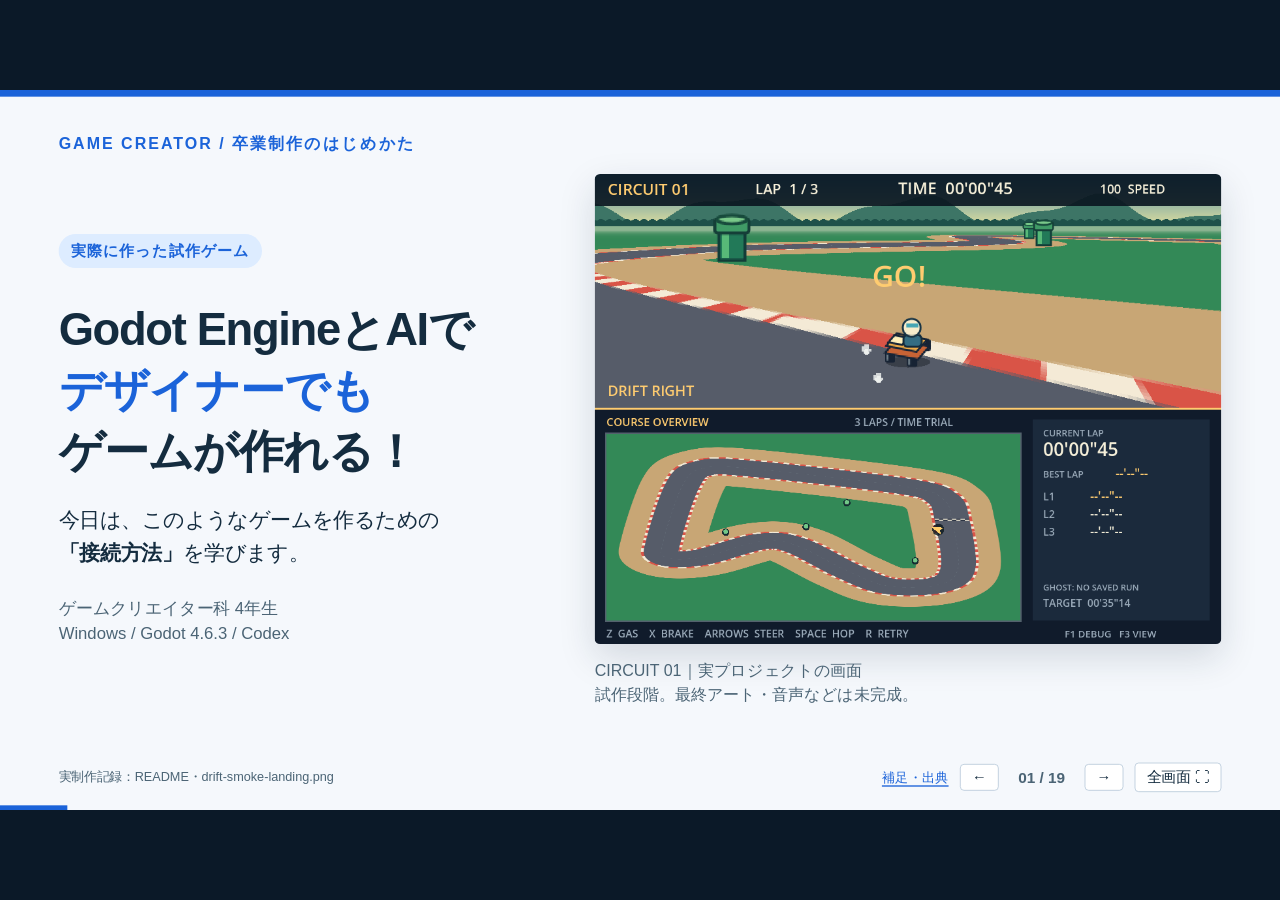
<file: index.html>
<!doctype html>
<html lang="ja"><head><meta charset="utf-8"><meta name="viewport" content="width=device-width,initial-scale=1"><title>Godot EngineとAIでデザイナーでもゲームが作れる！</title><link rel="stylesheet" href="styles.css"></head>
<body><main id="stage" aria-label="GodotとCodex 授業用スライド">
<section class="slide cover active" data-source="実制作記録：README・drift-smoke-landing.png">
 <div class="eyebrow">GAME CREATOR / 卒業制作のはじめかた</div>
 <div class="cover-grid"><div><span class="pill">実際に作った試作ゲーム</span><h1>Godot EngineとAIで<br><em>デザイナーでも</em><br>ゲームが作れる！</h1><p class="lead">今日は、このようなゲームを作るための<br><b>「接続方法」</b>を学びます。</p><p class="meta">ゲームクリエイター科 4年生<br>Windows / Godot 4.6.3 / Codex</p></div><figure><img src="assets/race.png" alt="実プロジェクトの3周制カートレース。上に走行画面、下にコース図"><figcaption>CIRCUIT 01｜実プロジェクトの画面<br>試作段階。最終アート・音声などは未完成。</figcaption></figure></div>
</section>
<section class="slide conclusion" data-source="授業の結論／実制作記録と接続手順から整理">
 <div class="eyebrow">01 / まず結論</div>
 <div class="conclusion-wrap">
  <p class="conclusion-kicker">Godotでゲームを作るときの基本</p>
  <h2>Godotの場合は、<br><em>エージェントにお願いするだけでOK！</em></h2>
  <div class="conclusion-flow"><span>Godotと連携して！</span><i>→</i><span>Godotにプロジェクトを作って</span><i>→</i><span>こんなゲーム作って！</span></div>
  <p class="conclusion-note">だから、立木は・・・プロジェクトも開けない・・・ｗ</p>
 </div>
</section>
<section class="slide" data-source="授業向けの役割整理／OpenAI公式・Godot公式">
 <div class="eyebrow">01 / 役割を知る</div><h2>登場するのは、まずこの3つ。</h2><div class="cards three roles"><article><span class="big-num">01</span><h3>自分</h3><p>作りたいものを決める。<br>お願いする。<br>遊んで、確かめる。</p><strong>判断する人</strong></article><article class="blue"><span class="big-num">02</span><h3>Codex</h3><p>お願いを読み、<br>ゲームのファイルを<br>作ったり、直したりする。</p><strong>作業を進めるAI</strong></article><article class="dark"><span class="big-num">03</span><h3>Godot</h3><p>ゲームのファイルを読み、<br>画面に表示して<br>動かす道具。</p><strong>動きを確かめる場所</strong></article></div><div class="callout"><b>AIエージェント</b> ＝ お願いを受けて、必要な作業を進めるAI。</div>
</section>
<section class="slide" data-source="実制作記録：ファイル編集とGodot起動／図は授業用に再構成">
 <div class="eyebrow">02 / 接続の基本</div><h2>同じ「ゲームの箱」を使う。</h2><p class="lead">両方を起動しただけでは、同じゲームを扱うとは限りません。</p><div class="flow"><div>自分の<br>お願い</div><i>→</i><div class="blue">Codex</div><i>→</i><div class="folder">ゲームの<br>ファイル</div><i>→</i><div class="dark">Godot</div><i>→</i><div>動作確認</div></div><div class="split"><div><h3>プロジェクトフォルダー</h3><p>ゲームの材料と設計図を入れる箱。<br>CodexもGodotも、この箱を使います。</p></div><div class="filebox"><b>例：C:\Games\my-first-game</b><span>project.godot　← プロジェクトの目印</span><span>画像・音・場面・動きのファイル</span></div></div><div class="callout">確かめた結果を、またCodexに伝える。これが制作のくり返し。</div>
</section>
<section class="slide" data-source="実制作記録：Windows・Godot 4.6.3／公式：Godot・OpenAI／提供元README">
 <div class="eyebrow">03 / 用意するもの</div><h2>まず基本。MCPを選ぶなら追加。</h2><div class="cards two"><article><span class="tag">最初から必要</span><h3>ゲームを作る基本セット</h3><ul><li>Windows版のCodexを起動・ログイン</li><li>Godotを用意・起動<br><small>この実例は4.6.3の通常版（C#不使用）</small></li><li>自分のゲームの保存先フォルダー</li></ul></article><article class="blue"><span class="tag">今回のMCP方式で必要</span><h3>AIから道具を呼ぶ準備</h3><ul><li>Node.js と npm<br><small>MCPを動かす土台と、入れるための道具</small></li><li>Coding-Solo製 Godot MCP</li><li>Godotの実行ファイルの場所</li></ul></article></div><div class="callout">Godotは無料。Codexの利用条件・利用枠は別に確認します。</div><p class="note">提供元のNode.js条件は18以上。授業ではサポート中のLTS版を選ぶ。料金は一律に無料とは案内しない。</p>
</section>
<section class="slide" data-source="Godot 4.6公式：Using the Project Manager／下図は英語UIの再構成">
 <div class="eyebrow">04 / 最初のプロジェクト</div><h2>Godotで「空の箱」を作る。</h2><div class="split"><div class="steps"><p><b>1</b><span><strong>場所：Godotの最初の画面</strong><br>Create（作成）を押す。</span></p><p><b>2</b><span><strong>名前と保存先を選ぶ</strong><br>Browseで空のフォルダーを選ぶ。</span></p><p><b>3</b><span><strong>Compatibilityを選び、Create</strong><br>画面を描く方式。今回は2D向け。</span></p></div><div class="mock"><div class="mock-top">Create New Project <small>再構成図</small></div><label>Project Name</label><div class="field">My First Game</div><label>Project Path</label><div class="field marked">C:\Games\my-first-game <b>2</b></div><label>Renderer</label><div class="field">● Compatibility</div><div class="fake-button">3　Create</div></div></div><div class="callout"><b>成功の目印：</b>編集画面（エディター）が開き、保存先に <code>project.godot</code> がある。</div><p class="note">project.godot＝Godotが、このフォルダーをゲームのプロジェクトだと認識するためのファイル。ボタン名は4.6公式英語UI基準。日本語表示では名称が異なる場合があります。</p>
</section>
<section class="slide" data-source="OpenAI公式：Projects and chats・Desktop app／お願い文は授業用例文">
 <div class="eyebrow">05 / Codexの作業場所</div><h2>Codexに、同じ保存先を渡す。</h2><div class="ribbon"><span>① Codexを開く</span><i>→</i><span>② ローカルのフォルダーを選ぶ</span><i>→</i><span>③ その場所でチャット</span></div><p class="lead">選ぶのは <b>C:\Games\my-first-game</b> のように、<br><code>project.godot</code> が入っているフォルダーです。</p><div class="prompt"><span class="tag">コピーして使う・確認のお願い</span><button class="copy" data-copy>コピー</button><p>このフォルダーのGodotプロジェクトを確認してください。<br>まず、Godotの場所、バージョン、project.godotの場所を調べ、<br>ゲームを作る準備ができているか教えてください。</p></div><div class="callout"><b>成功の目印：</b>返答に、自分が選んだ保存先とGodotのバージョンが出る。</div><p class="note">UIは版により異なります。選択に迷う場合は保存先のパスをチャットに貼り、作業対象を確認。詳しくは「補足」へ。</p>
</section>
<section class="slide" data-source="MCP応答：実制作チャット／仕組み：Coding-Solo README・OpenAI公式">
 <div class="eyebrow">06 / MCPを理解する</div><h2>MCPは、AIが道具を呼ぶ仕組み。</h2><p class="lead"><b>MCP</b> ＝ AIが外部の道具を呼び出すための共通の仕組み。</p><div class="flow mcp"><div class="blue">Codex</div><i>→</i><div class="folder">Godot用MCP<br><small>呼び出しを受ける係</small></div><i>→</i><div class="dark">Godot</div></div><div class="split"><div><h3>今回の外部製ツール</h3><p><b>Coding-Solo / godot-mcp</b><br>GodotやOpenAIの公式標準機能ではありません。</p></div><div><h3>実際の制作には2つの経路</h3><p class="record-routes">応答：確認プログラム → MCP → Godot<br>制作：Codex → ファイル編集 → Godot起動</p></div></div><div class="callout">「MCPを登録した」だけでは、すべての制作がMCP経由とは言えません。</div>
</section>
<section class="slide" data-source="過去：@coding-solo/godot-mcp 0.1.1／現在：提供元READMEとOpenAI公式を照合">
 <div class="eyebrow">07 / MCPの準備と登録</div><h2>設定は「何を・どこから動かすか」。</h2><div class="setup-grid"><article><b class="circle">1</b><h3>土台を用意</h3><p><small>場所：Windows</small><br>Node.jsとnpmを確認。</p><strong>目印：版番号が返る</strong></article><article><b class="circle">2</b><h3>MCPを用意</h3><p><small>場所：専用フォルダー</small><br>提供元と版を確認して配置。</p><strong>目印：起動用ファイルがある</strong></article><article><b class="circle">3</b><h3>Codexに登録</h3><p><small>場所：MCP設定</small><br>起動命令とGodotの場所。</p><strong>目印：godotの設定がある</strong></article><article><b class="circle">4</b><h3>読み込んで確認</h3><p><small>場所：Codex</small><br>設定を再読み込み。</p><strong>目印：ツールから応答</strong></article></div><div class="callout"><code>GODOT_PATH</code> は「Godot本体の.exeの場所」。ゲームの保存先とは別。</div><p class="note">記録ではNode.jsからMCPを起動する設定を登録し、別の確認プログラムから応答を確認。現チャットにはツール未読込と記載。長いコマンド・変更箇所・現在の登録例は <a href="guide.html#setup" target="_blank">補足の設定手順 ↗</a>。</p>
</section>
<section class="slide" data-source="①②は制作記録で確認／③④はこれから行うMCP確認手順・提供元ツール一覧に基づく">
 <div class="eyebrow">08 / 接続の確認</div><h2>「つながった」を、4段階で確かめる。</h2><div class="checks"><div><b>1</b><h3>登録できた</h3><p>設定に godot がある</p><span>設定の保存</span></div><div><b>2</b><h3>応答がある</h3><p>Godotの版番号が返る</p><span>道具の呼び出し</span></div><div><b>3</b><h3>目的の箱を認識</h3><p>保存先と作品名が合う</p><span>対象の確認</span></div><div><b>4</b><h3>操作できた</h3><p>指定した作品が開く</p><span>結果の確認</span></div></div><div class="prompt compact"><span class="tag">授業用例文・MCP経由かも確認</span><button class="copy" data-copy>コピー</button><p>Godot MCPで、バージョンとこのプロジェクトの情報を確認し、<br>エディターを開いてください。使ったツール名・対象の保存先・結果を<br>教えてください。ツールが使えない場合は、代わりの操作をする前に知らせてください。</p></div><p class="note">提供元にあるツール：get_godot_version → get_project_info → launch_editor。今回の過去記録でMCP経由を確認できたのは①②。③④まで確認済みと読み替えない。</p>
</section>
<section class="slide" data-source="提供元READMEのトラブル対応／実制作記録／授業用の確認順">
 <div class="eyebrow">09 / うまくいかないとき</div><h2>上から順に、場所を確かめる。</h2><div class="split"><div class="trouble"><p><b>1</b> 保存したフォルダーは合っている？</p><p><b>2</b> そこに project.godot はある？</p><p><b>3</b> GODOT_PATH は実在する.exe？</p><p><b>4</b> MCPの設定と応答を確認できる？</p><p><b>5</b> 変更した設定を読み込み直した？</p></div><div class="prompt"><span class="tag">不具合相談の例文</span><button class="copy" data-copy>コピー</button><p>Godotを開く操作で止まりました。<br>保存先は【自分のパス】です。<br>期待したことは【内容】、<br>実際には【起きたこと】です。<br>エラー全文と画面を添付します。<br>原因を調べ、直す順番を教えてください。</p></div></div><div class="callout">再読み込みが必要なのは、変更を反映するとき。エラーの原因も確かめよう。</div><p class="note">MCPの登録後にツールが出ない場合は、設定画面のRestart等で読込を更新。Godotの外部変更通知は保存内容を確認して再読み込み。再インストールを最初の手段にしない。</p>
</section>
<section class="slide" data-source="実制作チャット：空プロジェクト作成・レース初版／DEVELOPMENT.md">
 <div class="eyebrow">10 / 実例 ① はじめの一歩</div><h2>空の箱から、走れる試作へ。</h2><div class="case-grid"><article><span class="tag">空のプロジェクト</span><h3>まず、起動できる状態に。</h3><dl><dt>人が伝えたこと｜実際の引用</dt><dd>「プロジェクトを作成して」</dd><dt>Codexが変更したこと</dt><dd>project.godotを作り、<br>コマンドでGodotを起動。</dd><dt>Godotで確認すること</dt><dd>My First Gameが開く。</dd></dl></article><article class="blue"><span class="tag">レースゲームの試作</span><h3>機能を小さく足す。</h3><dl><dt>人が伝えたこと｜授業用の要約</dt><dd>「1コースを走るゲームを、<br>小さく作って確認して」</dd><dt>Codexが変更したこと</dt><dd>走行・コース・周回・画面を追加。</dd><dt>Godotで確認すること</dt><dd>開始 → 走行 → 結果まで進む。</dd></dl></article></div><p class="note">実記録の新規作成は、GUIのCreate操作ではなくファイル作成とコマンド起動。スライド5は学生向けのGUI手順です。初版は5周、のちに3周へ変更。</p>
</section>
<section class="slide" data-source="実制作チャット：左右キー修正・3周化／DEVELOPMENT.md／three-lap-result.png">
 <div class="eyebrow">11 / 実例 ② 遊んで直す</div><h2>「起きたこと」と「正しい動き」を伝える。</h2><div class="case-grid"><article><span class="tag">左右キーの不具合</span><dl><dt>人が伝えたこと｜授業用の要約</dt><dd>「→で左へ曲がる。←は反応しない。<br>それぞれ押した向きへ曲がって」</dd><dt>Codexが変更したこと</dt><dd>キーの割り当てを修正。<br>実キーを通す検証を追加。</dd><dt>Godotで確認すること</dt><dd>→で右、←で左へ曲がる。</dd></dl></article><article class="blue"><span class="tag">1プレイを3周に</span><dl><dt>人が伝えたこと｜実際の引用</dt><dd>「一回のプレイで、ラップ数を、３回にして」</dd><dt>Codexが変更したこと</dt><dd>周回数・表示・記録を3周用に統一。</dd><dt>Godotで確認すること</dt><dd>1・2周では終わらず、<br>3周目にゴールする。</dd></dl></article></div><div class="callout">「動かない」だけで終わらず、押したキーと結果をセットで伝える。</div>
</section>
<section class="slide" data-source="実制作チャット：入力条件付きドリフト・煙／DRIFT_IMPLEMENTATION.md・DRIFT_EFFECT.md">
 <div class="eyebrow">12 / 実例 ③ 気持ちよさを足す</div><h2>条件を決めると、表現が具体的になる。</h2><div class="case-grid"><article><span class="tag">左右入力 ＋ ジャンプ</span><dl><dt>人が伝えたこと｜授業用の要約</dt><dd>「左右を押してジャンプしたときだけ、<br>横滑りしながら曲がれるように」</dd><dt>Codexが変更したこと</dt><dd>開始条件と、着地後の滑りを追加。</dd><dt>Godotで確認すること</dt><dd>左右＋Spaceでドリフト。<br>Spaceだけなら普通のジャンプ。</dd></dl></article><article class="blue"><span class="tag">後輪から小さな煙</span><dl><dt>人が伝えたこと｜授業用の要約</dt><dd>「ドリフト中、左右の後輪から<br>小さな白い煙を出して」</dd><dt>Codexが変更したこと</dt><dd>後輪の位置・煙の絵・出し方を追加。</dd><dt>Godotで確認すること</dt><dd>着地後に煙が出る。<br>普通のジャンプでは出ない。</dd></dl></article></div><p class="note">実装ではドリフト開始は前進速度30%以上、煙は35%以上。初期の曲がりやすさ調整後、入力条件を明確にして再修正した記録があります。</p>
</section>
<section class="slide" data-source="実プロジェクトREADME・docs/drift-smoke-landing.png／実画面に番号と囲みを追加">
 <div class="eyebrow">13 / ゲームの確認場所</div><h2>返答を読んだら、Godotで遊ぶ。</h2><div class="play-grid"><div class="annotated"><img src="assets/race.png" alt="実ゲーム画面。1は周回数、2は後輪の煙、3は操作キー"><span class="anno a1">1</span><span class="anno a2">2</span><span class="anno a3">3</span><span class="outline o1"></span><span class="outline o2"></span><span class="outline o3"></span></div><div><div class="keyline"><kbd>F5</kbd><span>Godotでゲームを実行</span></div><p>タイトルで <b>Z / Enter</b>。<br>Zで加速、← →で曲がる。</p><ol class="observe"><li><b>周回</b>：3周で終了する？</li><li><b>表現</b>：左右＋Spaceの<br>着地後、後輪から煙が出る？</li><li><b>操作</b>：キーを押して、<br>思ったとおりに動く？</li></ol><p class="note">ゲーム画面をクリックして入力先にする。<br>修正後は外部変更を再読み込みしてから実行。</p></div></div>
</section>
<section class="slide" data-source="授業向けの制作提案／実制作記録では人による操作感評価と最終素材は未完了">
 <div class="eyebrow">14 / デザイナーの力</div><h2>「どこが違うか」を言葉にする。</h2><div class="design-grid"><article><span>画面・文字</span><h3>一瞬で読める？</h3><p>「周回数を大きく。<br>背景との差も強くして」</p></article><article><span>キャラクター・世界観</span><h3>作品らしい？</h3><p>「自分の絵に替えて。<br>夕方の色で統一して」</p></article><article><span>効果・操作感</span><h3>気持ちよく遊べる？</h3><p>「煙を少し減らして。<br>曲がり始めをゆっくりに」</p></article></div><div class="loop"><b>見る・遊ぶ</b><i>→</i><b>違いを伝える</b><i>→</i><b>直してもらう</b><i>→</i><b>また確かめる</b></div><div class="callout">AIの結果を採用するかは、自分が決める。一度のお願いで完成とは限らない。</div>
</section>
<section class="slide" data-source="指定の卒業制作実施要項（2026年度案）：企画・各段階・AI利用記録">
 <div class="eyebrow">15 / 卒業制作へ</div><h2>小さな試作を、段階ごとに育てる。</h2><div class="milestones"><article><span>01</span><h3>企画</h3><p>何が楽しいか。<br>一人で作れる量と<br>公開先を決める。</p><b>企画書</b></article><article><span>02</span><h3>アルファ</h3><p>仮の絵でも、<br>最初から最後まで<br>遊べる。</p><b>実行データ＋仕様書</b></article><article><span>03</span><h3>ベータ</h3><p>機能と素材がそろう。<br>遊んでもらい、<br>不具合を直す。</p><b>実行データ＋<br>デバッグ報告書</b></article><article><span>04</span><h3>マスター</h3><p>大きな不具合がなく、<br>使う環境で<br>安定して動く。</p><b>マスター版実行データ</b></article></div><div class="callout">各段階で教員レビュー。AIの工程・自分の修正・確かめた方法を記録する。</div><p class="note">AIサービス名・分かる範囲のモデル名・目的も記録。仕様やコードを理解し、自分の言葉で説明できるようにする。</p>
</section>
<section class="slide" data-source="指定の卒業制作実施要項（2026年度案）：公開・最終提出・日程／確認日 2026-10-01">
 <div class="eyebrow">16 / 公開と提出</div><h2>公開する形と、提出一式まで計画する。</h2><div class="release-grid"><article><span class="tag">要項に記載された公開方法</span><h3>ストアへの申請</h3><p>PC：Steam<br>スマホ：Google Play / App Store</p><b class="date">2027年1月12日（火）まで</b><div class="rule"></div><p><b>東京ゲームダンジョン15も認定</b><br>2027年2月20日（土）開催<br>出展申込：2026年11月予定</p><small>受付開始の発表後すぐに申込。公開方法は教員と相談。</small></article><article class="dark"><span class="tag">最終提出物</span><ul class="deliver"><li>プロジェクト一式・ソースコード</li><li>マスター版の実行データ</li><li>プレゼンテーションシート</li><li>結果報告書<br><small>テスト・公開状況・AI利用・素材の権利</small></li></ul><b class="date">制作期間：2027年2月15日（月）まで</b></article></div><p class="note">原文は「2026年度案」。各段階の提出日・最終発表日・提出形式は教員から別途案内。イベント情報は要項の記載として掲載。素材の利用条件を確認し、作品を自分の言葉で説明する。</p>
</section>
<section class="slide final-slide" data-source="授業用の最小課題・例文／出典と詳細は補足ページへ">
 <div class="eyebrow">17 / 今日の小さな成功</div><h2>自分の絵を、左右に動かそう。</h2><div class="ribbon"><span>箱を作る</span><i>→</i><span>Codexに渡す</span><i>→</i><span>絵とお願い</span><i>→</i><span>GodotでF5</span></div><div class="prompt"><span class="tag">授業用例文・【 】を自分の内容に替える</span><button class="copy" data-copy>コピー</button><p>【保存先】のGodotプロジェクトを確認してください。<br>自分の絵【画像ファイル名】を画面の中央に表示し、<br>←と→を押している間だけ左右へ動くようにしてください。<br>まず小さく作り、変更したファイルとF5での確認方法を教えてください。</p></div><div class="success"><b>できた！の目印</b><span>絵が見える</span><span>左右へ動く</span><span>離すと止まる</span></div><p class="closing">できたら、「速さ」か「見た目」を1つだけ変えてみよう。</p><div class="resource-links"><a href="prompts.txt" target="_blank">コピー用プロンプト集 ↗</a><a href="guide.html" target="_blank">設定手順・制作記録・出典 ↗</a></div>
</section>
<footer><span id="source"></span><nav aria-label="ページ操作"><a href="guide.html" target="_blank">補足・出典</a><button id="prev" aria-label="前のスライド">←</button><span id="counter" aria-live="polite"></span><button id="next" aria-label="次のスライド">→</button><button id="fullscreen" aria-label="全画面表示">全画面 ⛶</button></nav></footer><div id="progress"></div>
</main><div id="toast" role="status"></div><script src="app.js"></script></body></html>
</file>
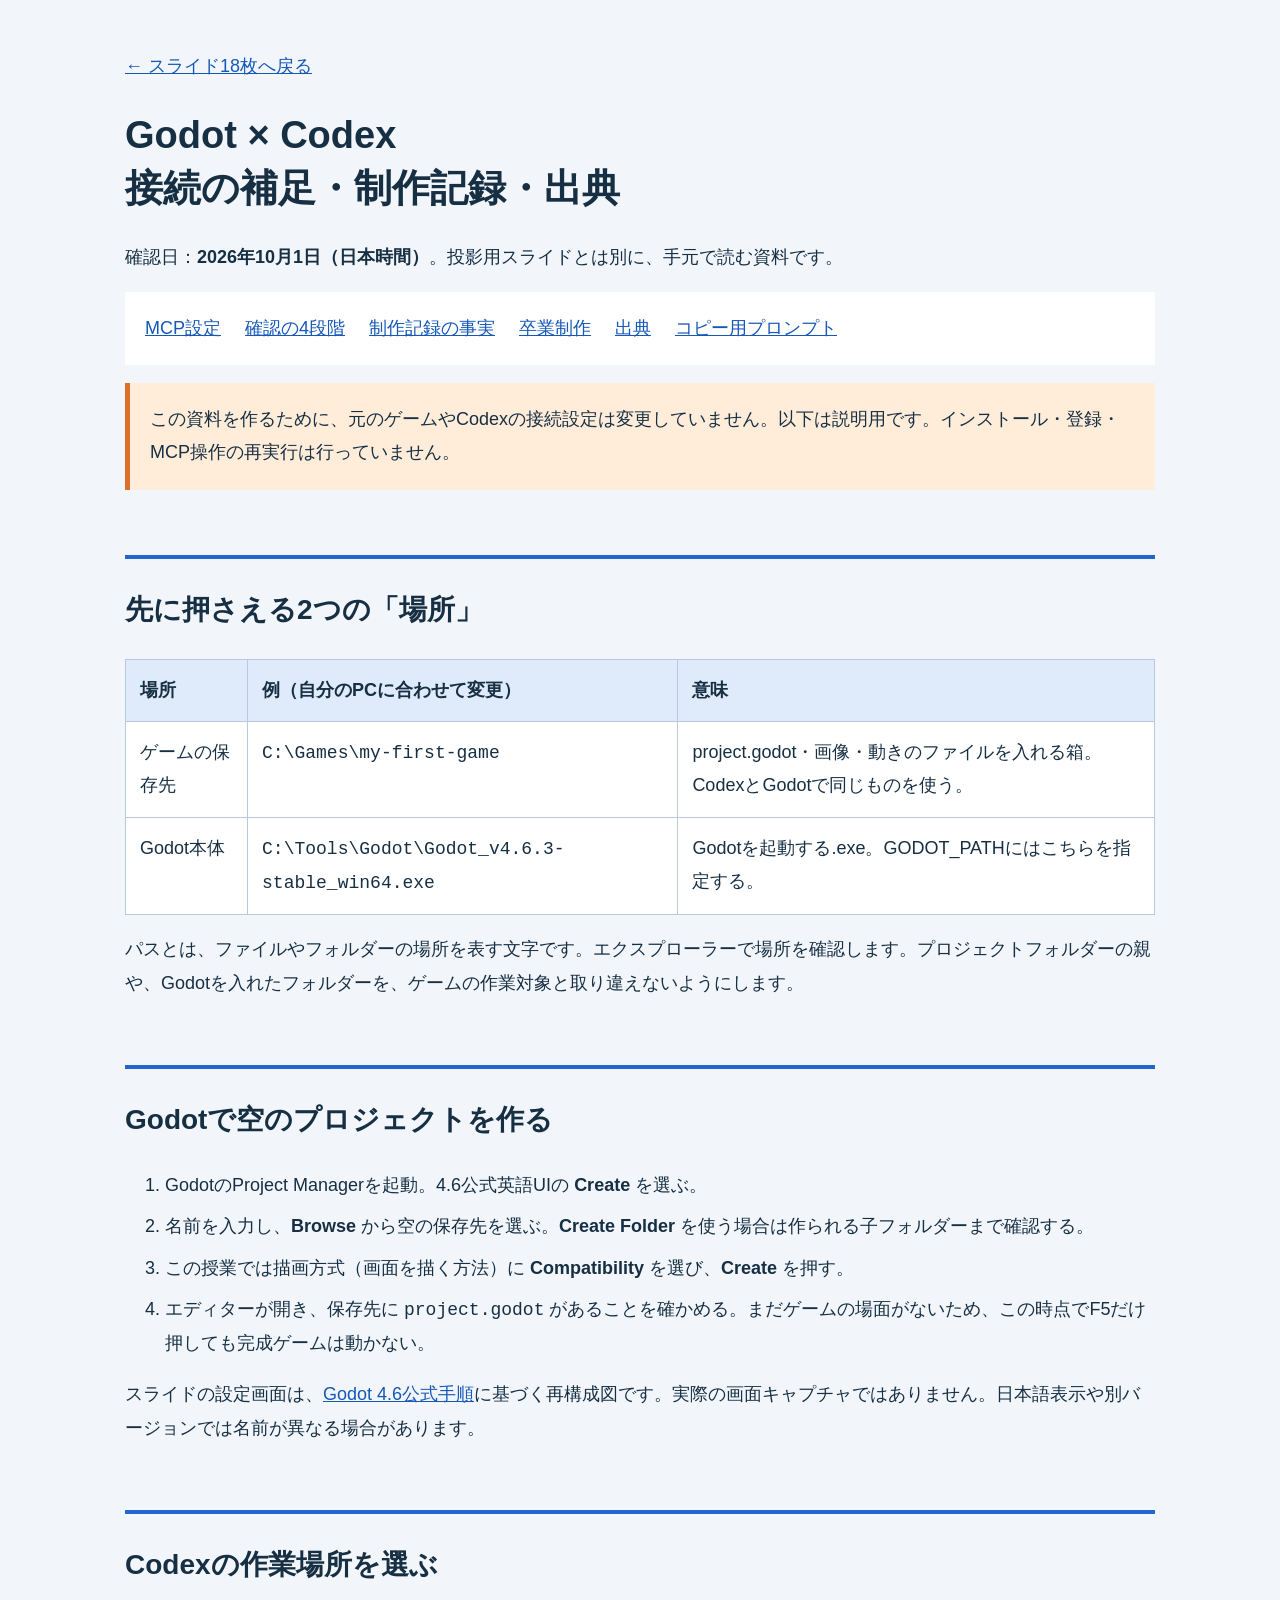
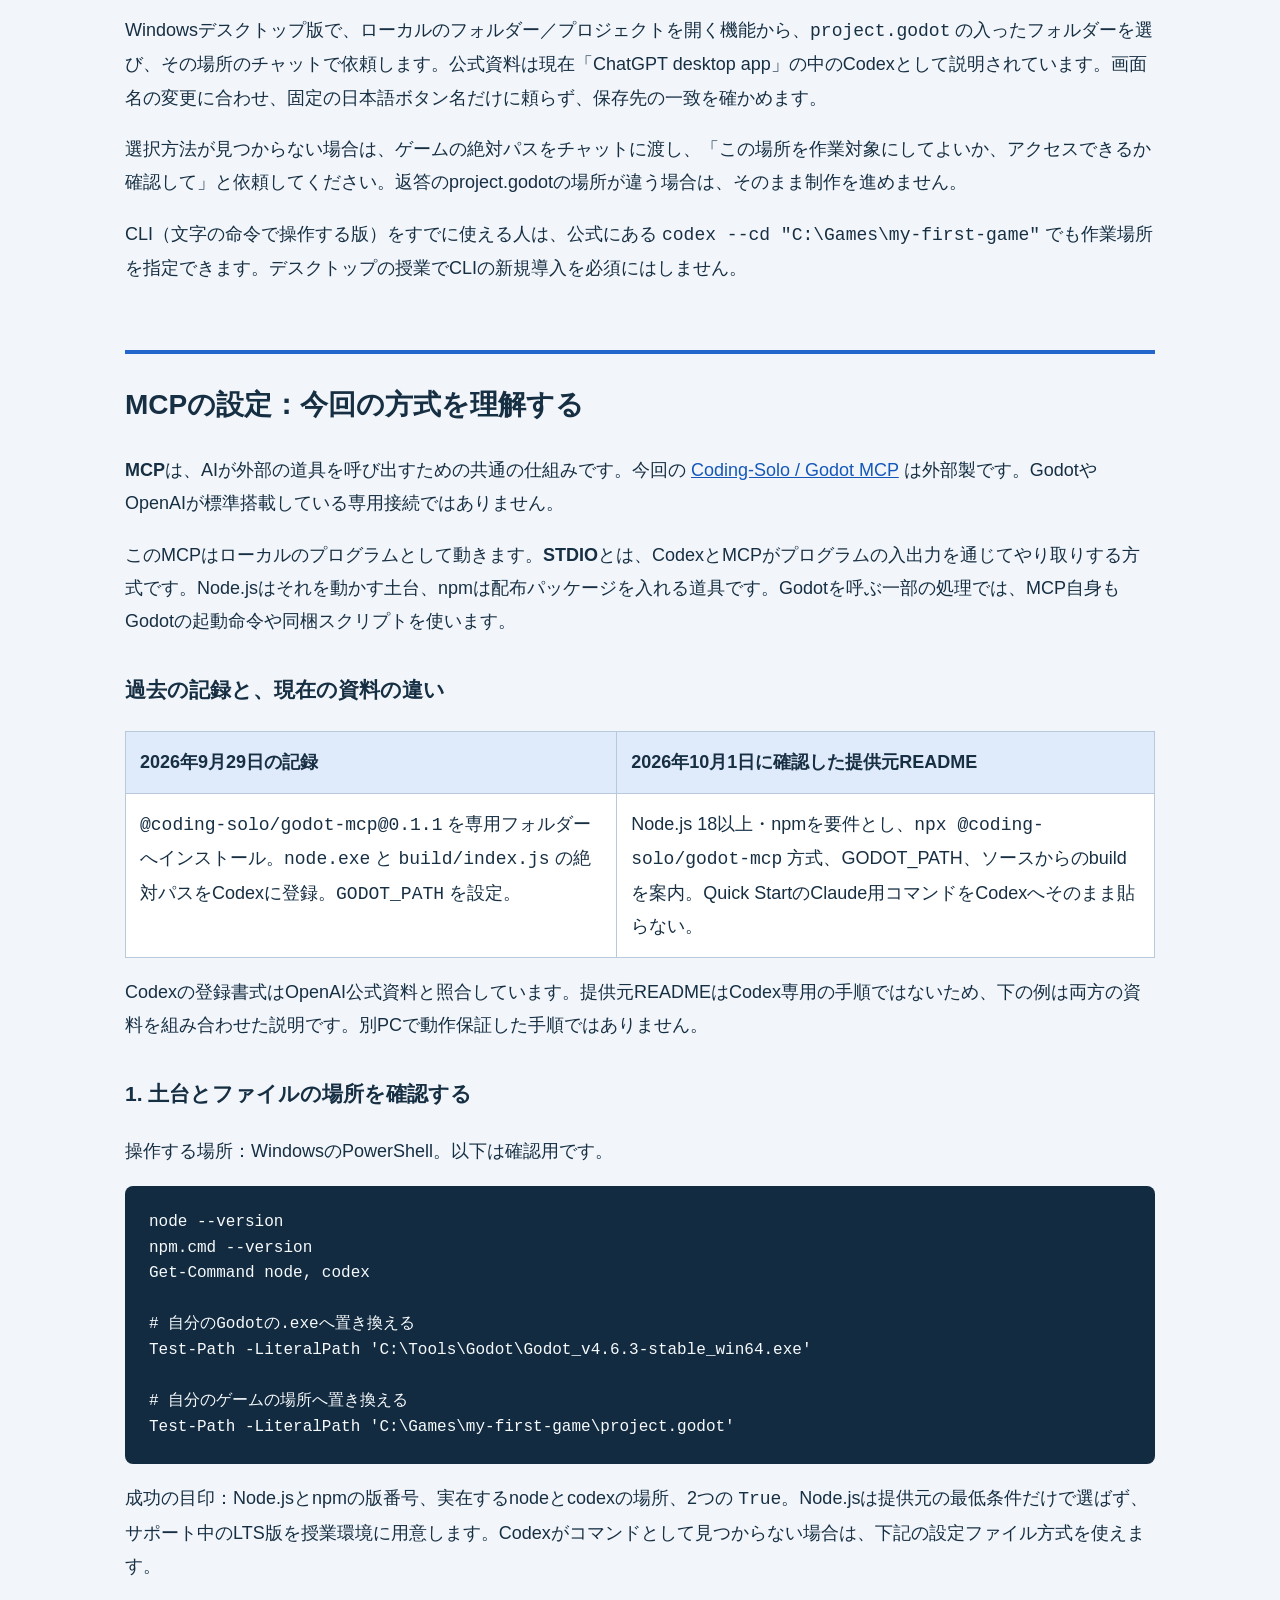
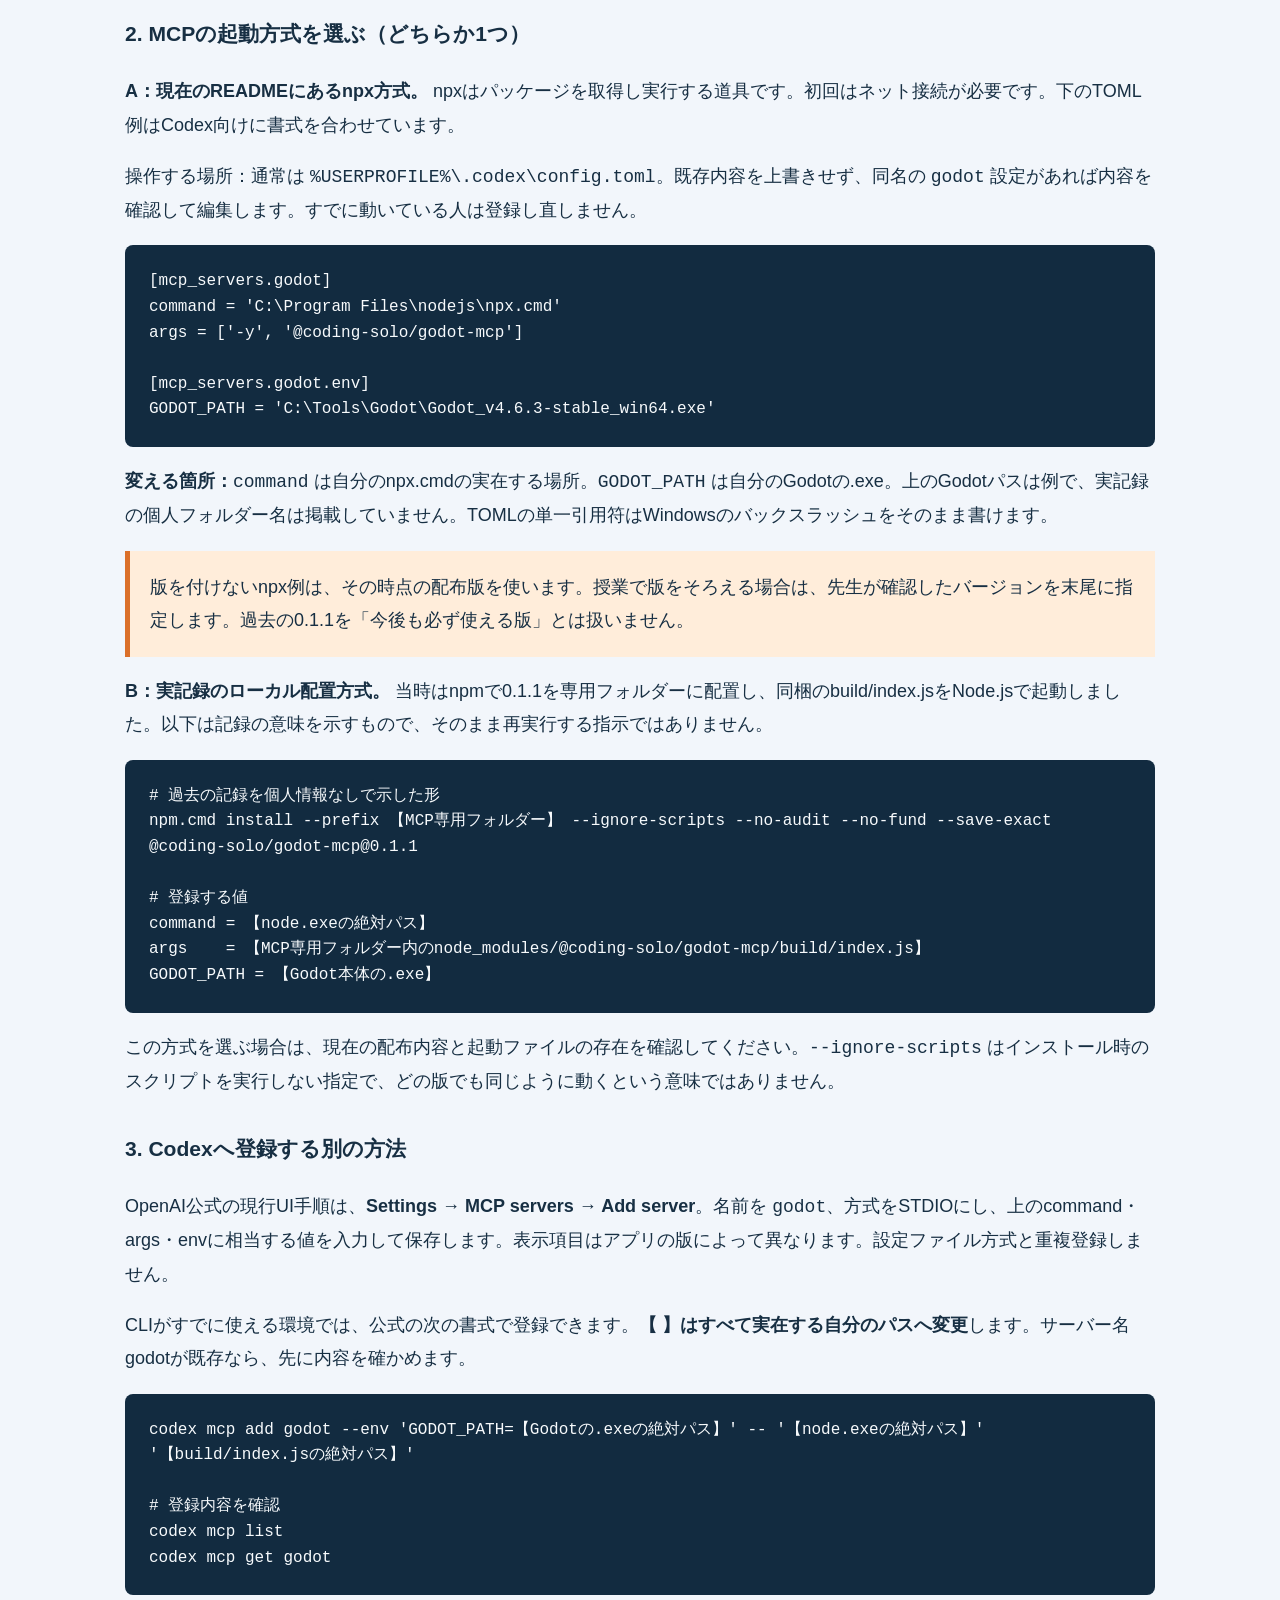
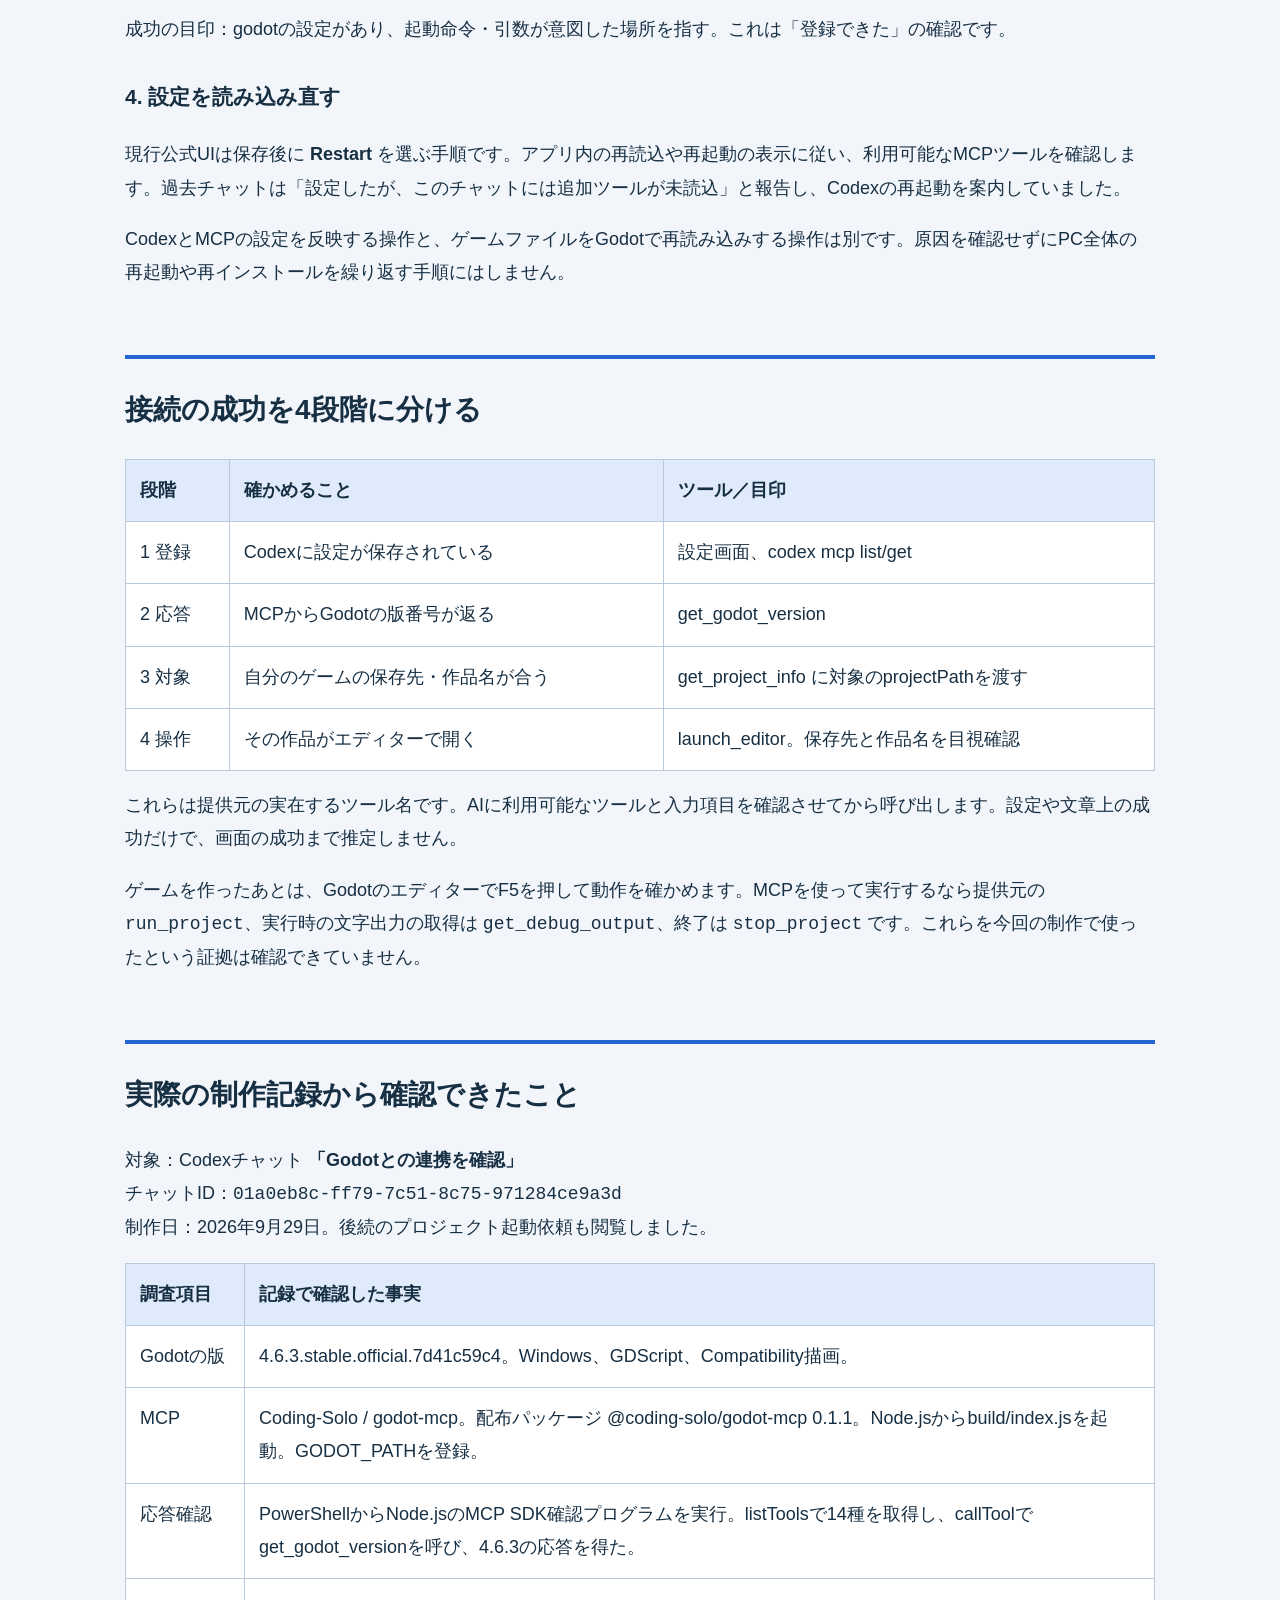
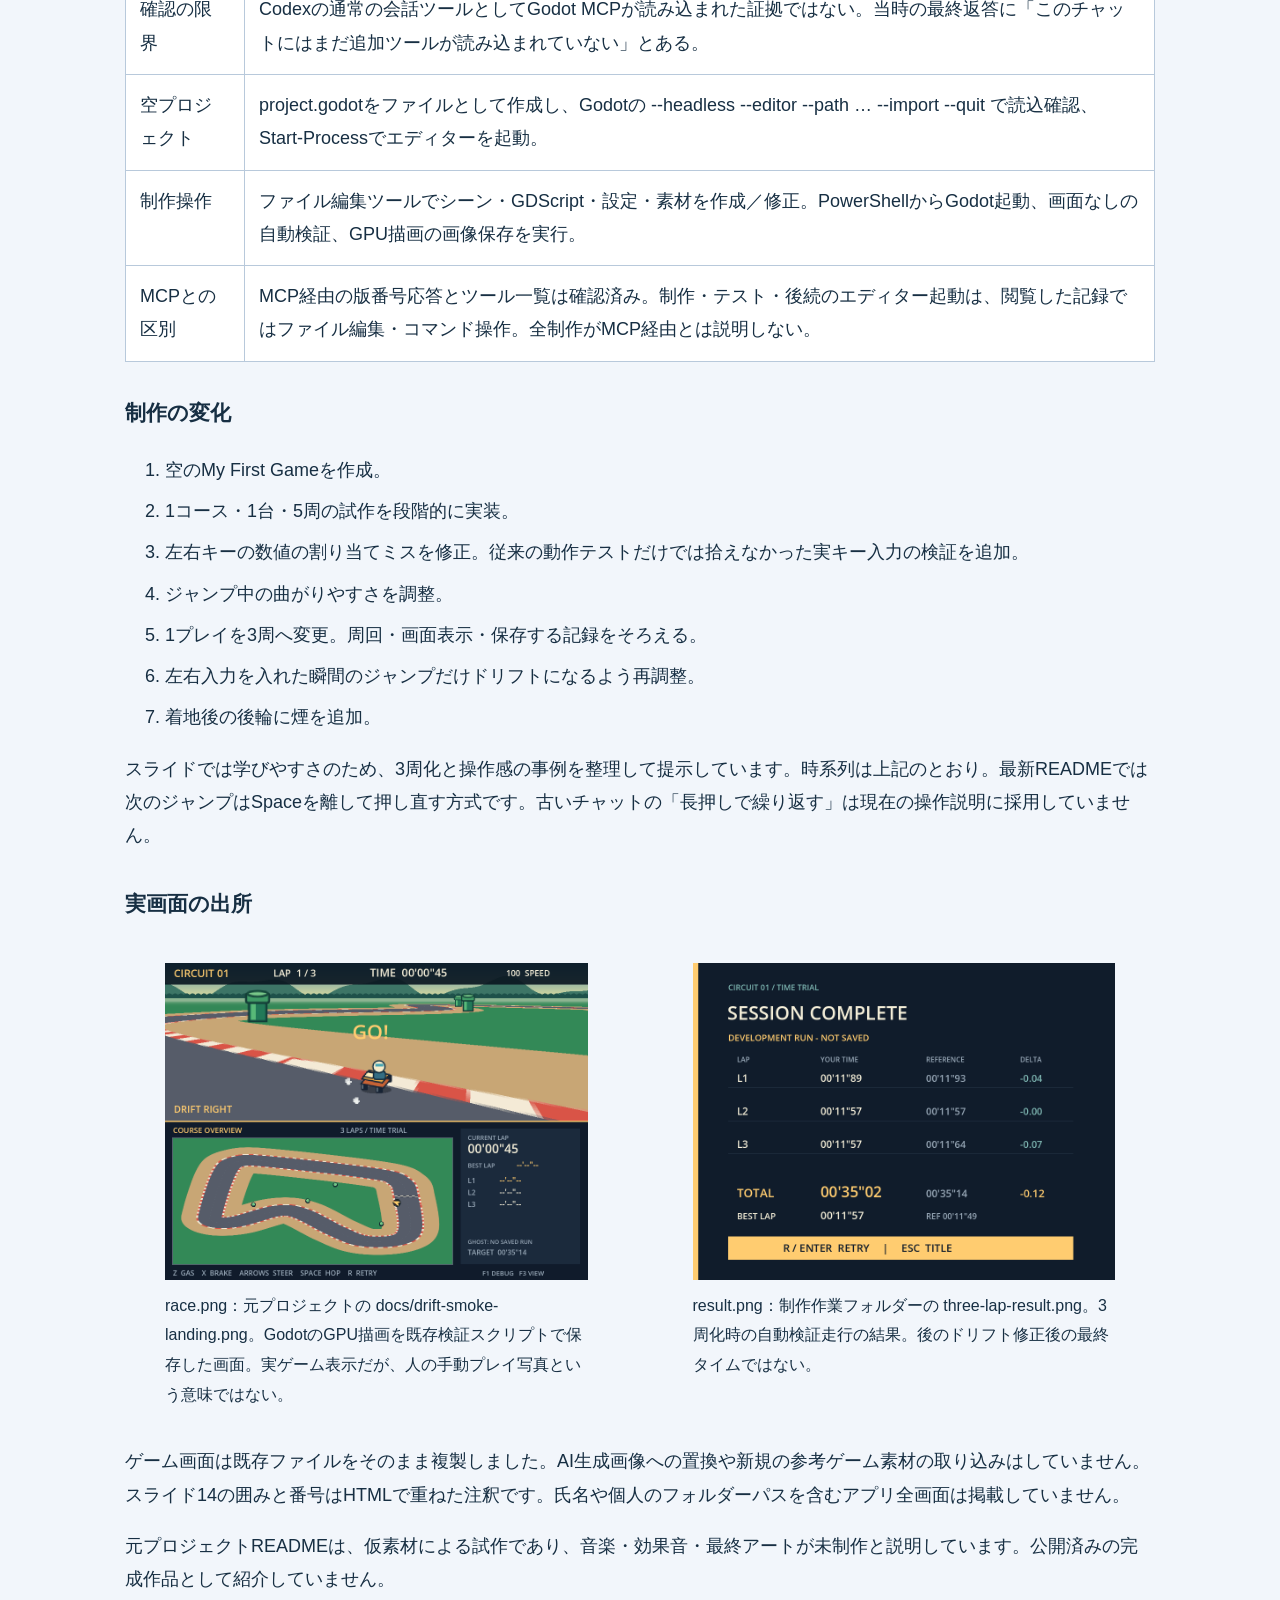
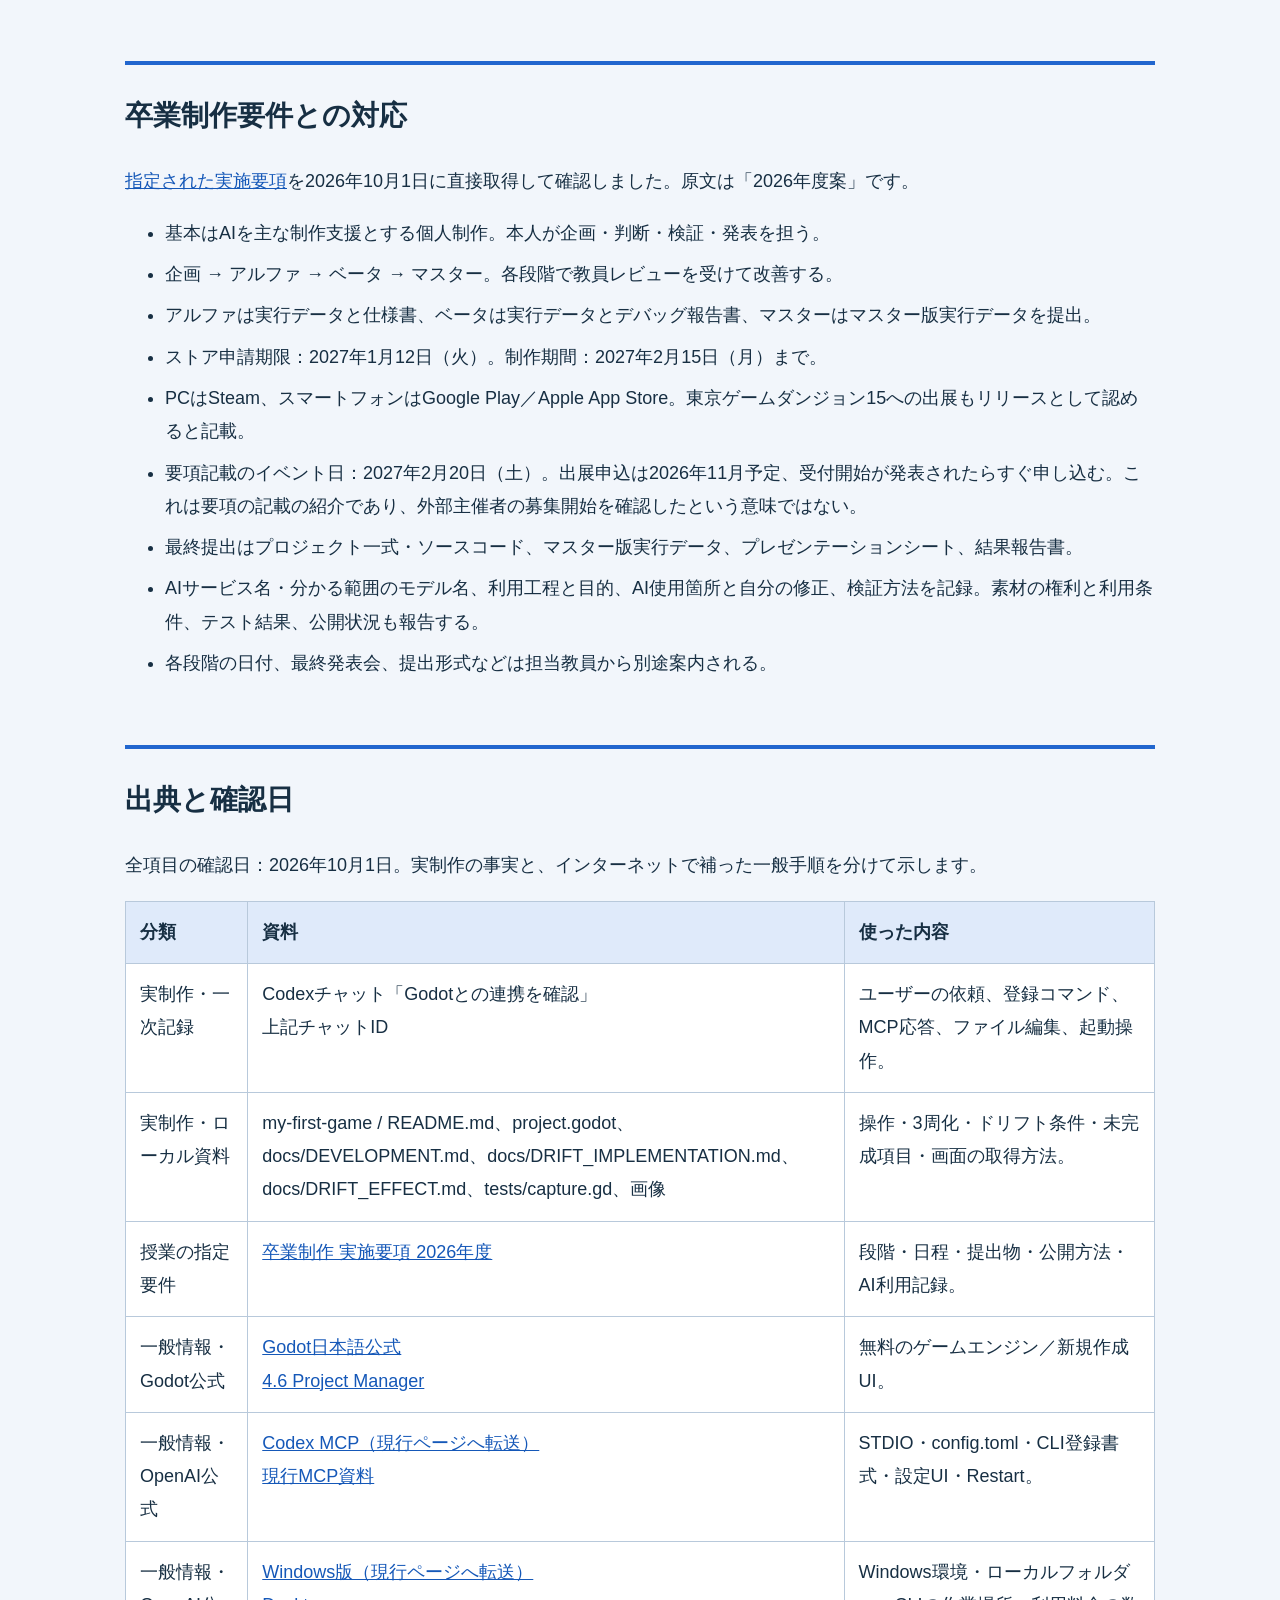
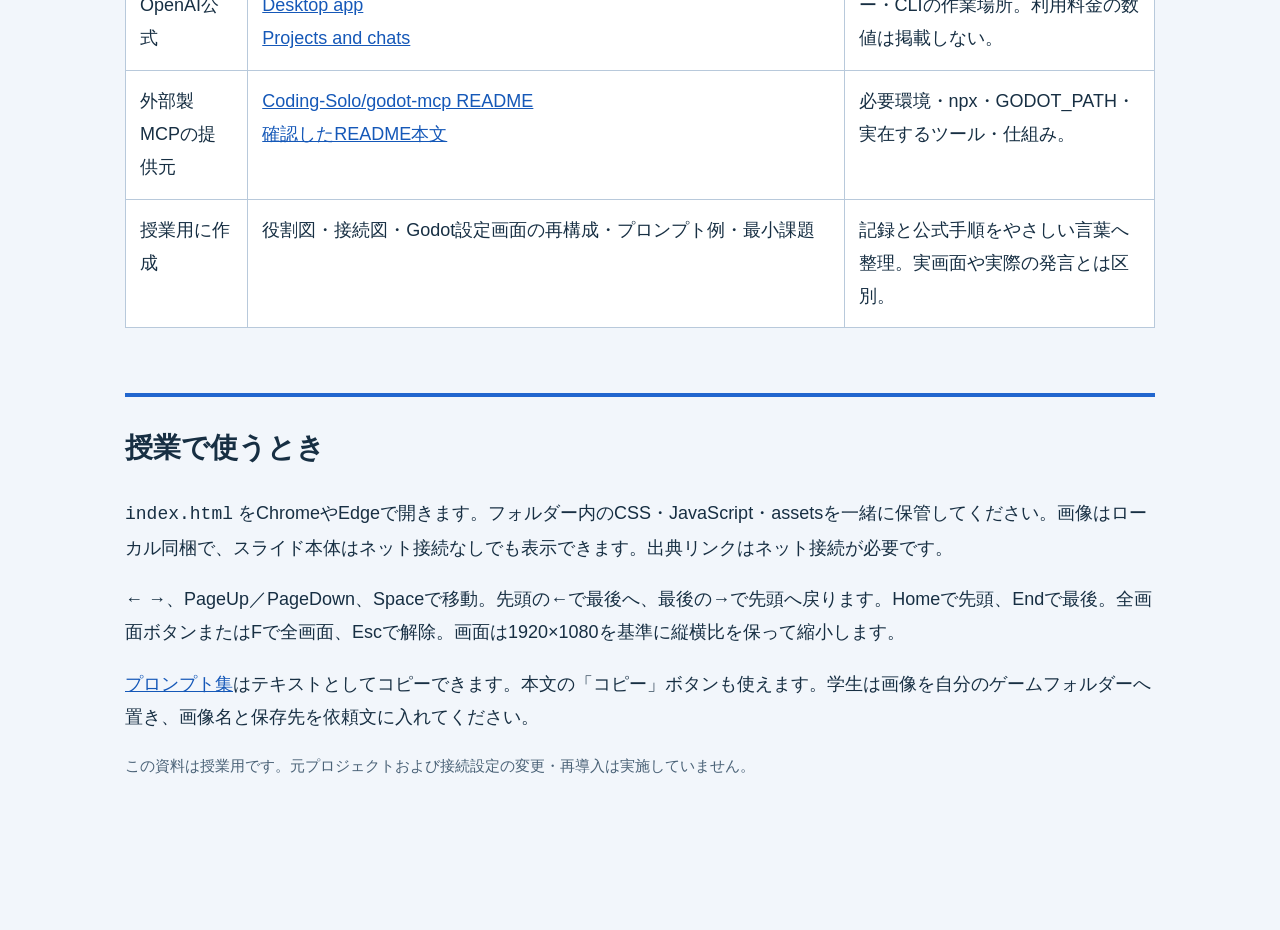
<file: guide.html>
<!doctype html><html lang="ja"><head><meta charset="utf-8"><meta name="viewport" content="width=device-width,initial-scale=1"><title>補足・設定手順・出典 | Godot × Codex</title><style>
*{box-sizing:border-box}body{margin:0;background:#f2f6fb;color:#172f43;font-family:"Yu Gothic",Meiryo,sans-serif;font-size:18px;line-height:1.85}main{max-width:1100px;margin:50px auto;padding:0 35px 100px}h1{font-size:38px;line-height:1.4}h2{font-size:28px;border-top:4px solid #2266ce;padding-top:25px;margin-top:65px}h3{margin-top:32px}a{color:#1558b8}nav{display:flex;flex-wrap:wrap;gap:24px;background:#fff;padding:20px}table{border-collapse:collapse;width:100%;background:white}th,td{border:1px solid #b8c9db;padding:14px;text-align:left;vertical-align:top}th{background:#dfeafa}pre{padding:24px;background:#122b40;color:#f7fafc;white-space:pre-wrap;overflow-wrap:anywhere;font-size:16px;line-height:1.6;border-radius:8px}code{font-family:Consolas,monospace}.notice{background:#ffedda;border-left:5px solid #db702a;padding:20px}.box{background:white;padding:24px;border:1px solid #c5d3e4}li{margin:8px 0}.muted{color:#4a6277}img{max-width:100%;height:auto}.two{display:grid;grid-template-columns:1fr 1fr;gap:25px}figcaption{font-size:16px}footer{font-size:15px;color:#4a6277}button{padding:10px 20px;font-size:18px;background:#2266ce;color:white;border:none;border-radius:5px;cursor:pointer}@media(max-width:700px){.two{grid-template-columns:1fr}main{padding:0 18px}table{font-size:15px}}
</style></head><body><main>
<p><a href="index.html">← スライド18枚へ戻る</a></p><h1>Godot × Codex<br>接続の補足・制作記録・出典</h1><p>確認日：<b>2026年10月1日（日本時間）</b>。投影用スライドとは別に、手元で読む資料です。</p><nav><a href="#setup">MCP設定</a><a href="#verify">確認の4段階</a><a href="#evidence">制作記録の事実</a><a href="#graduation">卒業制作</a><a href="#sources">出典</a><a href="prompts.txt" target="_blank">コピー用プロンプト</a></nav>
<p class="notice">この資料を作るために、元のゲームやCodexの接続設定は変更していません。以下は説明用です。インストール・登録・MCP操作の再実行は行っていません。</p>
<h2>先に押さえる2つの「場所」</h2><table><tr><th>場所</th><th>例（自分のPCに合わせて変更）</th><th>意味</th></tr><tr><td>ゲームの保存先</td><td><code>C:\Games\my-first-game</code></td><td>project.godot・画像・動きのファイルを入れる箱。CodexとGodotで同じものを使う。</td></tr><tr><td>Godot本体</td><td><code>C:\Tools\Godot\Godot_v4.6.3-stable_win64.exe</code></td><td>Godotを起動する.exe。GODOT_PATHにはこちらを指定する。</td></tr></table>
<p>パスとは、ファイルやフォルダーの場所を表す文字です。エクスプローラーで場所を確認します。プロジェクトフォルダーの親や、Godotを入れたフォルダーを、ゲームの作業対象と取り違えないようにします。</p>
<h2>Godotで空のプロジェクトを作る</h2><ol><li>GodotのProject Managerを起動。4.6公式英語UIの <b>Create</b> を選ぶ。</li><li>名前を入力し、<b>Browse</b> から空の保存先を選ぶ。<b>Create Folder</b> を使う場合は作られる子フォルダーまで確認する。</li><li>この授業では描画方式（画面を描く方法）に <b>Compatibility</b> を選び、<b>Create</b> を押す。</li><li>エディターが開き、保存先に <code>project.godot</code> があることを確かめる。まだゲームの場面がないため、この時点でF5だけ押しても完成ゲームは動かない。</li></ol><p>スライドの設定画面は、<a href="https://docs.godotengine.org/en/4.6/tutorials/editor/project_manager.html">Godot 4.6公式手順</a>に基づく再構成図です。実際の画面キャプチャではありません。日本語表示や別バージョンでは名前が異なる場合があります。</p>
<h2>Codexの作業場所を選ぶ</h2><p>Windowsデスクトップ版で、ローカルのフォルダー／プロジェクトを開く機能から、<code>project.godot</code> の入ったフォルダーを選び、その場所のチャットで依頼します。公式資料は現在「ChatGPT desktop app」の中のCodexとして説明されています。画面名の変更に合わせ、固定の日本語ボタン名だけに頼らず、保存先の一致を確かめます。</p><p>選択方法が見つからない場合は、ゲームの絶対パスをチャットに渡し、「この場所を作業対象にしてよいか、アクセスできるか確認して」と依頼してください。返答のproject.godotの場所が違う場合は、そのまま制作を進めません。</p><p>CLI（文字の命令で操作する版）をすでに使える人は、公式にある <code>codex --cd "C:\Games\my-first-game"</code> でも作業場所を指定できます。デスクトップの授業でCLIの新規導入を必須にはしません。</p>
<h2 id="setup">MCPの設定：今回の方式を理解する</h2><p><b>MCP</b>は、AIが外部の道具を呼び出すための共通の仕組みです。今回の <a href="https://github.com/Coding-Solo/godot-mcp">Coding-Solo / Godot MCP</a> は外部製です。GodotやOpenAIが標準搭載している専用接続ではありません。</p><p>このMCPはローカルのプログラムとして動きます。<b>STDIO</b>とは、CodexとMCPがプログラムの入出力を通じてやり取りする方式です。Node.jsはそれを動かす土台、npmは配布パッケージを入れる道具です。Godotを呼ぶ一部の処理では、MCP自身もGodotの起動命令や同梱スクリプトを使います。</p>
<h3>過去の記録と、現在の資料の違い</h3><table><tr><th>2026年9月29日の記録</th><th>2026年10月1日に確認した提供元README</th></tr><tr><td><code>@coding-solo/godot-mcp@0.1.1</code> を専用フォルダーへインストール。<code>node.exe</code> と <code>build/index.js</code> の絶対パスをCodexに登録。<code>GODOT_PATH</code> を設定。</td><td>Node.js 18以上・npmを要件とし、<code>npx @coding-solo/godot-mcp</code> 方式、GODOT_PATH、ソースからのbuildを案内。Quick StartのClaude用コマンドをCodexへそのまま貼らない。</td></tr></table><p>Codexの登録書式はOpenAI公式資料と照合しています。提供元READMEはCodex専用の手順ではないため、下の例は両方の資料を組み合わせた説明です。別PCで動作保証した手順ではありません。</p>
<h3>1. 土台とファイルの場所を確認する</h3><p>操作する場所：WindowsのPowerShell。以下は確認用です。</p><pre>node --version
npm.cmd --version
Get-Command node, codex

# 自分のGodotの.exeへ置き換える
Test-Path -LiteralPath 'C:\Tools\Godot\Godot_v4.6.3-stable_win64.exe'

# 自分のゲームの場所へ置き換える
Test-Path -LiteralPath 'C:\Games\my-first-game\project.godot'</pre><p>成功の目印：Node.jsとnpmの版番号、実在するnodeとcodexの場所、2つの <code>True</code>。Node.jsは提供元の最低条件だけで選ばず、サポート中のLTS版を授業環境に用意します。Codexがコマンドとして見つからない場合は、下記の設定ファイル方式を使えます。</p>
<h3>2. MCPの起動方式を選ぶ（どちらか1つ）</h3><p><b>A：現在のREADMEにあるnpx方式。</b> npxはパッケージを取得し実行する道具です。初回はネット接続が必要です。下のTOML例はCodex向けに書式を合わせています。</p><p>操作する場所：通常は <code>%USERPROFILE%\.codex\config.toml</code>。既存内容を上書きせず、同名の <code>godot</code> 設定があれば内容を確認して編集します。すでに動いている人は登録し直しません。</p><pre>[mcp_servers.godot]
command = 'C:\Program Files\nodejs\npx.cmd'
args = ['-y', '@coding-solo/godot-mcp']

[mcp_servers.godot.env]
GODOT_PATH = 'C:\Tools\Godot\Godot_v4.6.3-stable_win64.exe'</pre><p><b>変える箇所：</b><code>command</code> は自分のnpx.cmdの実在する場所。<code>GODOT_PATH</code> は自分のGodotの.exe。上のGodotパスは例で、実記録の個人フォルダー名は掲載していません。TOMLの単一引用符はWindowsのバックスラッシュをそのまま書けます。</p><p class="notice">版を付けないnpx例は、その時点の配布版を使います。授業で版をそろえる場合は、先生が確認したバージョンを末尾に指定します。過去の0.1.1を「今後も必ず使える版」とは扱いません。</p>
<p><b>B：実記録のローカル配置方式。</b> 当時はnpmで0.1.1を専用フォルダーに配置し、同梱のbuild/index.jsをNode.jsで起動しました。以下は記録の意味を示すもので、そのまま再実行する指示ではありません。</p><pre># 過去の記録を個人情報なしで示した形
npm.cmd install --prefix 【MCP専用フォルダー】 --ignore-scripts --no-audit --no-fund --save-exact @coding-solo/godot-mcp@0.1.1

# 登録する値
command = 【node.exeの絶対パス】
args    = 【MCP専用フォルダー内のnode_modules/@coding-solo/godot-mcp/build/index.js】
GODOT_PATH = 【Godot本体の.exe】</pre><p>この方式を選ぶ場合は、現在の配布内容と起動ファイルの存在を確認してください。<code>--ignore-scripts</code> はインストール時のスクリプトを実行しない指定で、どの版でも同じように動くという意味ではありません。</p>
<h3>3. Codexへ登録する別の方法</h3><p>OpenAI公式の現行UI手順は、<b>Settings → MCP servers → Add server</b>。名前を <code>godot</code>、方式をSTDIOにし、上のcommand・args・envに相当する値を入力して保存します。表示項目はアプリの版によって異なります。設定ファイル方式と重複登録しません。</p><p>CLIがすでに使える環境では、公式の次の書式で登録できます。<b>【 】はすべて実在する自分のパスへ変更</b>します。サーバー名godotが既存なら、先に内容を確かめます。</p><pre>codex mcp add godot --env 'GODOT_PATH=【Godotの.exeの絶対パス】' -- '【node.exeの絶対パス】' '【build/index.jsの絶対パス】'

# 登録内容を確認
codex mcp list
codex mcp get godot</pre><p>成功の目印：godotの設定があり、起動命令・引数が意図した場所を指す。これは「登録できた」の確認です。</p>
<h3>4. 設定を読み込み直す</h3><p>現行公式UIは保存後に <b>Restart</b> を選ぶ手順です。アプリ内の再読込や再起動の表示に従い、利用可能なMCPツールを確認します。過去チャットは「設定したが、このチャットには追加ツールが未読込」と報告し、Codexの再起動を案内していました。</p><p>CodexとMCPの設定を反映する操作と、ゲームファイルをGodotで再読み込みする操作は別です。原因を確認せずにPC全体の再起動や再インストールを繰り返す手順にはしません。</p>
<h2 id="verify">接続の成功を4段階に分ける</h2><table><tr><th>段階</th><th>確かめること</th><th>ツール／目印</th></tr><tr><td>1 登録</td><td>Codexに設定が保存されている</td><td>設定画面、codex mcp list/get</td></tr><tr><td>2 応答</td><td>MCPからGodotの版番号が返る</td><td>get_godot_version</td></tr><tr><td>3 対象</td><td>自分のゲームの保存先・作品名が合う</td><td>get_project_info に対象のprojectPathを渡す</td></tr><tr><td>4 操作</td><td>その作品がエディターで開く</td><td>launch_editor。保存先と作品名を目視確認</td></tr></table><p>これらは提供元の実在するツール名です。AIに利用可能なツールと入力項目を確認させてから呼び出します。設定や文章上の成功だけで、画面の成功まで推定しません。</p><p>ゲームを作ったあとは、GodotのエディターでF5を押して動作を確かめます。MCPを使って実行するなら提供元の <code>run_project</code>、実行時の文字出力の取得は <code>get_debug_output</code>、終了は <code>stop_project</code> です。これらを今回の制作で使ったという証拠は確認できていません。</p>
<h2 id="evidence">実際の制作記録から確認できたこと</h2><p>対象：Codexチャット <b>「Godotとの連携を確認」</b><br>チャットID：<code>01a0eb8c-ff79-7c51-8c75-971284ce9a3d</code><br>制作日：2026年9月29日。後続のプロジェクト起動依頼も閲覧しました。</p>
<table><tr><th>調査項目</th><th>記録で確認した事実</th></tr><tr><td>Godotの版</td><td>4.6.3.stable.official.7d41c59c4。Windows、GDScript、Compatibility描画。</td></tr><tr><td>MCP</td><td>Coding-Solo / godot-mcp。配布パッケージ @coding-solo/godot-mcp 0.1.1。Node.jsからbuild/index.jsを起動。GODOT_PATHを登録。</td></tr><tr><td>応答確認</td><td>PowerShellからNode.jsのMCP SDK確認プログラムを実行。listToolsで14種を取得し、callToolでget_godot_versionを呼び、4.6.3の応答を得た。</td></tr><tr><td>確認の限界</td><td>Codexの通常の会話ツールとしてGodot MCPが読み込まれた証拠ではない。当時の最終返答に「このチャットにはまだ追加ツールが読み込まれていない」とある。</td></tr><tr><td>空プロジェクト</td><td>project.godotをファイルとして作成し、Godotの --headless --editor --path … --import --quit で読込確認、Start-Processでエディターを起動。</td></tr><tr><td>制作操作</td><td>ファイル編集ツールでシーン・GDScript・設定・素材を作成／修正。PowerShellからGodot起動、画面なしの自動検証、GPU描画の画像保存を実行。</td></tr><tr><td>MCPとの区別</td><td>MCP経由の版番号応答とツール一覧は確認済み。制作・テスト・後続のエディター起動は、閲覧した記録ではファイル編集・コマンド操作。全制作がMCP経由とは説明しない。</td></tr></table>
<h3>制作の変化</h3><ol><li>空のMy First Gameを作成。</li><li>1コース・1台・5周の試作を段階的に実装。</li><li>左右キーの数値の割り当てミスを修正。従来の動作テストだけでは拾えなかった実キー入力の検証を追加。</li><li>ジャンプ中の曲がりやすさを調整。</li><li>1プレイを3周へ変更。周回・画面表示・保存する記録をそろえる。</li><li>左右入力を入れた瞬間のジャンプだけドリフトになるよう再調整。</li><li>着地後の後輪に煙を追加。</li></ol><p>スライドでは学びやすさのため、3周化と操作感の事例を整理して提示しています。時系列は上記のとおり。最新READMEでは次のジャンプはSpaceを離して押し直す方式です。古いチャットの「長押しで繰り返す」は現在の操作説明に採用していません。</p>
<h3>実画面の出所</h3><div class="two"><figure><img src="assets/race.png" alt="ドリフト煙の実画面"><figcaption>race.png：元プロジェクトの docs/drift-smoke-landing.png。GodotのGPU描画を既存検証スクリプトで保存した画面。実ゲーム表示だが、人の手動プレイ写真という意味ではない。</figcaption></figure><figure><img src="assets/result.png" alt="3周の結果画面"><figcaption>result.png：制作作業フォルダーの three-lap-result.png。3周化時の自動検証走行の結果。後のドリフト修正後の最終タイムではない。</figcaption></figure></div><p>ゲーム画面は既存ファイルをそのまま複製しました。AI生成画像への置換や新規の参考ゲーム素材の取り込みはしていません。スライド14の囲みと番号はHTMLで重ねた注釈です。氏名や個人のフォルダーパスを含むアプリ全画面は掲載していません。</p><p>元プロジェクトREADMEは、仮素材による試作であり、音楽・効果音・最終アートが未制作と説明しています。公開済みの完成作品として紹介していません。</p>
<h2 id="graduation">卒業制作要件との対応</h2><p><a href="https://u-zu.co.jp/graduation-project-2026/#1">指定された実施要項</a>を2026年10月1日に直接取得して確認しました。原文は「2026年度案」です。</p><ul><li>基本はAIを主な制作支援とする個人制作。本人が企画・判断・検証・発表を担う。</li><li>企画 → アルファ → ベータ → マスター。各段階で教員レビューを受けて改善する。</li><li>アルファは実行データと仕様書、ベータは実行データとデバッグ報告書、マスターはマスター版実行データを提出。</li><li>ストア申請期限：2027年1月12日（火）。制作期間：2027年2月15日（月）まで。</li><li>PCはSteam、スマートフォンはGoogle Play／Apple App Store。東京ゲームダンジョン15への出展もリリースとして認めると記載。</li><li>要項記載のイベント日：2027年2月20日（土）。出展申込は2026年11月予定、受付開始が発表されたらすぐ申し込む。これは要項の記載の紹介であり、外部主催者の募集開始を確認したという意味ではない。</li><li>最終提出はプロジェクト一式・ソースコード、マスター版実行データ、プレゼンテーションシート、結果報告書。</li><li>AIサービス名・分かる範囲のモデル名、利用工程と目的、AI使用箇所と自分の修正、検証方法を記録。素材の権利と利用条件、テスト結果、公開状況も報告する。</li><li>各段階の日付、最終発表会、提出形式などは担当教員から別途案内される。</li></ul>
<h2 id="sources">出典と確認日</h2><p>全項目の確認日：2026年10月1日。実制作の事実と、インターネットで補った一般手順を分けて示します。</p><table><tr><th>分類</th><th>資料</th><th>使った内容</th></tr><tr><td>実制作・一次記録</td><td>Codexチャット「Godotとの連携を確認」<br>上記チャットID</td><td>ユーザーの依頼、登録コマンド、MCP応答、ファイル編集、起動操作。</td></tr><tr><td>実制作・ローカル資料</td><td>my-first-game / README.md、project.godot、docs/DEVELOPMENT.md、docs/DRIFT_IMPLEMENTATION.md、docs/DRIFT_EFFECT.md、tests/capture.gd、画像</td><td>操作・3周化・ドリフト条件・未完成項目・画面の取得方法。</td></tr><tr><td>授業の指定要件</td><td><a href="https://u-zu.co.jp/graduation-project-2026/#1">卒業制作 実施要項 2026年度</a></td><td>段階・日程・提出物・公開方法・AI利用記録。</td></tr><tr><td>一般情報・Godot公式</td><td><a href="https://godotengine.org/ja/">Godot日本語公式</a><br><a href="https://docs.godotengine.org/en/4.6/tutorials/editor/project_manager.html">4.6 Project Manager</a></td><td>無料のゲームエンジン／新規作成UI。</td></tr><tr><td>一般情報・OpenAI公式</td><td><a href="https://developers.openai.com/codex/mcp">Codex MCP（現行ページへ転送）</a><br><a href="https://learn.chatgpt.com/docs/extend/mcp">現行MCP資料</a></td><td>STDIO・config.toml・CLI登録書式・設定UI・Restart。</td></tr><tr><td>一般情報・OpenAI公式</td><td><a href="https://developers.openai.com/codex/app/windows">Windows版（現行ページへ転送）</a><br><a href="https://learn.chatgpt.com/docs/app">Desktop app</a><br><a href="https://learn.chatgpt.com/docs/projects">Projects and chats</a></td><td>Windows環境・ローカルフォルダー・CLIの作業場所。利用料金の数値は掲載しない。</td></tr><tr><td>外部製MCPの提供元</td><td><a href="https://github.com/Coding-Solo/godot-mcp">Coding-Solo/godot-mcp README</a><br><a href="https://raw.githubusercontent.com/Coding-Solo/godot-mcp/main/README.md">確認したREADME本文</a></td><td>必要環境・npx・GODOT_PATH・実在するツール・仕組み。</td></tr><tr><td>授業用に作成</td><td>役割図・接続図・Godot設定画面の再構成・プロンプト例・最小課題</td><td>記録と公式手順をやさしい言葉へ整理。実画面や実際の発言とは区別。</td></tr></table>
<h2>授業で使うとき</h2><p><code>index.html</code> をChromeやEdgeで開きます。フォルダー内のCSS・JavaScript・assetsを一緒に保管してください。画像はローカル同梱で、スライド本体はネット接続なしでも表示できます。出典リンクはネット接続が必要です。</p><p>← →、PageUp／PageDown、Spaceで移動。先頭の←で最後へ、最後の→で先頭へ戻ります。Homeで先頭、Endで最後。全画面ボタンまたはFで全画面、Escで解除。画面は1920×1080を基準に縦横比を保って縮小します。</p><p><a href="prompts.txt">プロンプト集</a>はテキストとしてコピーできます。本文の「コピー」ボタンも使えます。学生は画像を自分のゲームフォルダーへ置き、画像名と保存先を依頼文に入れてください。</p><footer>この資料は授業用です。元プロジェクトおよび接続設定の変更・再導入は実施していません。</footer></main></body></html>
</file>
<file: styles.css>
:root{--ink:#142c3f;--muted:#4b6475;--blue:#1b63d9;--cyan:#ddecff;--paper:#f5f8fc;--orange:#e46b28;--line:#c9d5e0}*{box-sizing:border-box}html,body{margin:0;width:100%;height:100%;overflow:hidden}body{background:#0b1928;font-family:"Yu Gothic","Meiryo",sans-serif;color:var(--ink)}#stage{width:1920px;height:1080px;position:absolute;left:50%;top:50%;transform:translate(-50%,-50%) scale(var(--scale,1));background:var(--paper);overflow:hidden;transform-origin:center}.slide{display:none;position:absolute;inset:0;padding:64px 88px 122px;overflow:hidden}.slide.active{display:block}.slide:before{content:"";position:absolute;top:0;left:0;width:100%;height:10px;background:var(--blue)}.eyebrow{font-size:24px;font-weight:800;letter-spacing:3px;color:var(--blue);margin-bottom:30px}h1,h2,h3,p,figure{margin:0}h1{font-size:77px;line-height:1.35;letter-spacing:-2px;margin:26px 0 32px}h2{font-size:64px;line-height:1.28;letter-spacing:-1.4px;margin-bottom:40px}h3{font-size:40px;line-height:1.35;margin-bottom:22px}p,li,dd{font-size:35px;line-height:1.55;font-weight:500}b,strong{font-weight:800}em{font-style:normal;color:var(--blue)}.lead{font-size:37px;line-height:1.6;margin-bottom:38px}.meta{font-size:25px;color:var(--muted);margin-top:32px}.pill,.tag{display:inline-block;font-size:23px;font-weight:800;letter-spacing:1px;color:var(--blue);margin-bottom:20px}.pill{padding:10px 18px;background:var(--cyan);border-radius:30px}.cover-grid{display:grid;grid-template-columns:1fr 940px;gap:34px;align-items:center}.cover-grid figure img{width:940px;height:705px;object-fit:contain;border-radius:8px;box-shadow:0 20px 55px #112a3c26}.cover-grid figcaption{font-size:24px;line-height:1.5;margin-top:18px;color:var(--muted)}.cover h1{font-size:68px}.cover .lead{font-size:31px}.cards{display:grid;gap:28px;margin:24px 0 34px}.three{grid-template-columns:repeat(3,1fr)}.two{grid-template-columns:1fr 1fr}.cards article{padding:38px 40px;background:white;border:1px solid var(--line);border-radius:12px}.cards p{font-size:38px}.roles article{min-height:470px}.roles strong{display:block;margin-top:35px;font-size:31px}.big-num{font-size:64px;font-weight:800;color:#8aa6bf;display:block;margin-bottom:18px}.blue{background:var(--cyan)!important;color:var(--ink)}.dark{background:var(--ink)!important;color:white}.dark .big-num,.dark .tag{color:#9fc7ff}.callout{font-size:34px;line-height:1.5;padding:23px 30px;border-left:8px solid var(--orange);background:#fff0df;margin-top:30px}.note{font-size:24px;line-height:1.5;color:var(--muted);margin-top:24px}.flow{display:flex;align-items:center;gap:20px;margin:44px 0 55px}.flow>div{flex:1;min-height:160px;display:flex;justify-content:center;align-items:center;flex-direction:column;background:white;border:2px solid var(--line);border-radius:12px;font-size:37px;text-align:center;font-weight:800;line-height:1.5}.flow>i,.ribbon i,.loop i{font-style:normal;font-size:46px;color:var(--blue)}.flow .folder{background:#ffdfb3;border-color:#e99a45}.split{display:grid;grid-template-columns:1fr 1fr;gap:56px;align-items:start}.filebox{background:white;border:2px solid var(--line);border-top:13px solid var(--orange);padding:30px;display:flex;flex-direction:column;gap:23px;font-size:29px}.filebox b{font-size:32px}.cards ul{margin:8px 0 0;padding-left:38px}.cards li{margin:15px 0;font-size:35px}small{font-size:25px;line-height:1.55}code{font-family:Consolas,monospace;font-size:.95em;overflow-wrap:anywhere}.steps p{display:flex;gap:24px;margin:18px 0 33px;font-size:34px}.steps p>b,.trouble b,.circle{display:inline-flex;align-items:center;justify-content:center;flex-shrink:0;width:60px;height:60px;border-radius:50%;background:var(--blue);color:white;font-size:32px}.mock{background:#253145;padding:28px 34px;color:white;border-radius:10px;box-shadow:0 10px 30px #1a354426;font-size:29px}.mock-top{font-size:31px;font-weight:800;margin-bottom:23px;display:flex;justify-content:space-between}.mock-top small{color:#bac9dc}.mock label{font-size:23px;display:block;margin:14px 0 8px}.field{background:#182234;border:2px solid #67758b;padding:14px 18px;font-family:Consolas,monospace;font-size:28px}.marked{border:3px solid #ffb45c;display:flex;justify-content:space-between}.fake-button{padding:13px 40px;width:max-content;background:#4989d3;border:3px solid #ffb45c;margin:22px 0 0 auto;font-size:29px}.ribbon{display:flex;align-items:center;justify-content:space-between;gap:18px;margin:20px 0 42px}.ribbon span{font-size:31px;font-weight:800;padding:23px 27px;background:#e1ebf6;border-radius:8px}.prompt{position:relative;background:#fff;border:2px solid #a9c0db;border-radius:12px;padding:29px 36px;margin-top:28px}.prompt p{font-size:35px;line-height:1.65}.prompt .tag{padding-right:130px}.copy{position:absolute;right:24px;top:22px;background:var(--blue);border:0;border-radius:6px;color:white;font-size:23px;padding:10px 18px;cursor:pointer}.mcp{max-width:1300px;margin:36px auto 48px}.mcp>div{min-height:165px}.setup-grid{display:grid;grid-template-columns:repeat(4,1fr);gap:25px;margin:30px 0}.setup-grid article{padding:28px;background:white;border:1px solid var(--line);border-radius:10px}.setup-grid h3{margin-top:23px;font-size:37px}.setup-grid p{font-size:31px;margin-bottom:24px}.setup-grid strong{display:block;font-size:25px;color:var(--blue)}.checks{display:grid;grid-template-columns:repeat(4,1fr);gap:24px;margin-bottom:30px}.checks>div{position:relative;border-top:7px solid var(--blue);background:#e8f0fa;padding:24px}.checks b{font-size:45px;color:var(--blue)}.checks h3{font-size:35px;margin:10px 0}.checks p{font-size:28px}.checks span{display:block;margin-top:16px;font-size:24px;color:var(--muted)}.compact p{font-size:34px}.trouble p{display:flex;align-items:center;gap:18px;margin:22px 0;font-size:33px}.trouble b{width:47px;height:47px;font-size:26px}.split>.prompt{margin:0}.case-grid{display:grid;grid-template-columns:1fr 1fr;gap:32px}.case-grid article{padding:30px 36px;background:white;border:1px solid var(--line);border-radius:10px}.case-grid dl{margin:0}.case-grid dt{font-size:25px;color:var(--blue);font-weight:800;margin:22px 0 9px}.case-grid dd{margin:0;font-size:33px;line-height:1.5}.case-grid h3{font-size:36px;margin-bottom:12px}.case-grid .tag{margin-bottom:8px}.play-grid{display:grid;grid-template-columns:900px 1fr;gap:58px;align-items:start}.annotated{position:relative;width:900px;height:675px}.annotated img{width:100%;height:100%;object-fit:contain;border-radius:6px}.anno{position:absolute;display:flex;align-items:center;justify-content:center;background:#ffbc61;color:#172c3d;border:3px solid white;width:47px;height:47px;border-radius:50%;font-size:28px;font-weight:800;z-index:2}.a1{left:20%;top:0}.a2{left:38%;top:29%}.a3{left:3%;bottom:4%}.outline{position:absolute;border:3px solid #ffbc61;border-radius:6px}.o1{left:25%;top:0;width:12%;height:6%}.o2{left:41%;top:30%;width:14%;height:16%}.o3{left:0;bottom:0;width:61%;height:5%}.keyline{display:flex;gap:24px;align-items:center;font-size:35px;margin:10px 0 28px}kbd{font-family:inherit;background:var(--blue);color:white;padding:12px 22px;border-radius:8px;box-shadow:0 6px 0 #144899;font-size:44px;font-weight:800}.observe{padding-left:42px;margin-top:26px}.observe li{font-size:33px;margin:20px 0}.design-grid{display:grid;grid-template-columns:repeat(3,1fr);gap:32px;margin:40px 0 65px}.design-grid article{border-top:8px solid var(--blue);padding:30px;background:white}.design-grid span{font-size:26px;color:var(--blue);font-weight:800}.design-grid h3{margin:22px 0}.design-grid p{font-size:35px}.loop{display:flex;align-items:center;justify-content:space-around;font-size:35px}.milestones{display:grid;grid-template-columns:repeat(4,1fr);gap:24px}.milestones article{background:white;padding:30px;border:1px solid var(--line);border-top:8px solid var(--blue)}.milestones span{font-size:49px;color:var(--blue);font-weight:800}.milestones h3{margin:20px 0;font-size:43px}.milestones p{font-size:33px;min-height:170px}.milestones b{display:block;padding-top:22px;border-top:1px solid var(--line);font-size:29px}.release-grid{display:grid;grid-template-columns:1fr 1fr;gap:32px}.release-grid article{background:white;padding:30px 36px;border-radius:10px;border:1px solid var(--line)}.release-grid p{font-size:30px;line-height:1.5}.release-grid h3{font-size:35px;margin:0 0 14px}.date{font-size:32px;display:block;margin-top:16px;color:#ad470e}.dark .date{color:#ffcc87}.rule{height:1px;background:var(--line);margin:22px 0}.deliver{margin:0;padding-left:35px}.deliver li{font-size:33px;margin-bottom:23px}.success{display:flex;justify-content:space-between;align-items:center;margin:38px 0;font-size:33px}.success span{background:#ddecff;border-radius:40px;padding:13px 25px}.success span:before{content:'✓ ';color:var(--blue);font-weight:900}.closing{font-size:36px;font-weight:800}.resource-links{display:flex;gap:40px;margin-top:28px;font-size:25px}a{color:var(--blue);text-decoration:underline;text-underline-offset:5px}footer{position:absolute;left:88px;right:88px;bottom:26px;display:flex;gap:30px;justify-content:space-between;align-items:center;z-index:5;font-size:19px;color:var(--muted);height:46px}#source{max-width:1030px;line-height:1.4}nav{display:flex;align-items:center;gap:17px;white-space:nowrap}nav a{font-size:20px}nav button{font-family:inherit;font-size:22px;color:var(--ink);border:1px solid #a9bfd2;background:#fff;padding:6px 17px;border-radius:6px;cursor:pointer}#counter{font-variant-numeric:tabular-nums;font-size:23px;font-weight:800;min-width:95px;text-align:center}#progress{position:absolute;bottom:0;left:0;height:7px;background:var(--blue);transition:width .2s}#toast{position:fixed;bottom:20px;left:50%;transform:translateX(-50%);background:#122a3d;color:white;padding:12px 20px;border-radius:8px;display:none;font-size:16px}button:focus-visible,a:focus-visible{outline:4px solid #f39831;outline-offset:4px}@media print{html,body{overflow:visible;height:auto;background:white}#stage{position:static;transform:none}.slide{display:block;position:relative;height:1080px;break-after:page}footer,#progress{display:none}@page{size:1920px 1080px;margin:0}}
/* Keep instructional notes clear of the navigation area. */
.slide:nth-of-type(5) .mock{padding:20px 28px}
.slide:nth-of-type(5) .mock-top{margin-bottom:12px}
.slide:nth-of-type(5) .mock label{margin:9px 0 5px}
.slide:nth-of-type(5) .field{padding:9px 15px}
.slide:nth-of-type(5) .fake-button{margin-top:15px;padding:9px 32px}
.slide:nth-of-type(5) .callout{margin-top:22px}
.slide:nth-of-type(5) .note{margin-top:18px}
.slide:nth-of-type(6) .ribbon{margin-bottom:24px}
.slide:nth-of-type(6) .lead{margin-bottom:18px}
.slide:nth-of-type(6) .prompt{margin-top:18px}
.slide:nth-of-type(6) .prompt p{line-height:1.5}
.slide:nth-of-type(6) .note{margin-top:18px}
.final-slide .ribbon{margin-bottom:24px}
.final-slide .success{margin:22px 0}
.final-slide .resource-links{margin-top:20px}
.record-routes{font-size:29px;line-height:1.9}
.conclusion{background:linear-gradient(135deg,#f5f8fc 0%,#e5effd 100%)}
.conclusion:after{content:"";position:absolute;width:620px;height:620px;border-radius:50%;right:-130px;top:130px;background:#cfe2ff;opacity:.55;z-index:0}
.conclusion-wrap{position:relative;z-index:1;text-align:center;margin-top:70px}
.conclusion-kicker{font-size:34px;font-weight:800;color:var(--muted);letter-spacing:2px}
.conclusion h2{font-size:92px;line-height:1.35;margin:35px auto 62px;letter-spacing:-3px}
.conclusion h2 em{color:var(--blue);text-shadow:0 4px 0 #b8d2f6}
.conclusion-flow{display:flex;align-items:center;justify-content:center;gap:24px;margin:0 auto 50px;max-width:1500px}
.conclusion-flow span{font-size:33px;font-weight:800;background:#fff;border:3px solid #b7cce6;border-radius:14px;padding:23px 30px;box-shadow:0 8px 0 #c6d9ed}
.conclusion-flow i{font-size:52px;font-style:normal;color:var(--orange);font-weight:800}
.conclusion-note{font-size:31px;color:var(--muted);font-weight:700}
</file>
